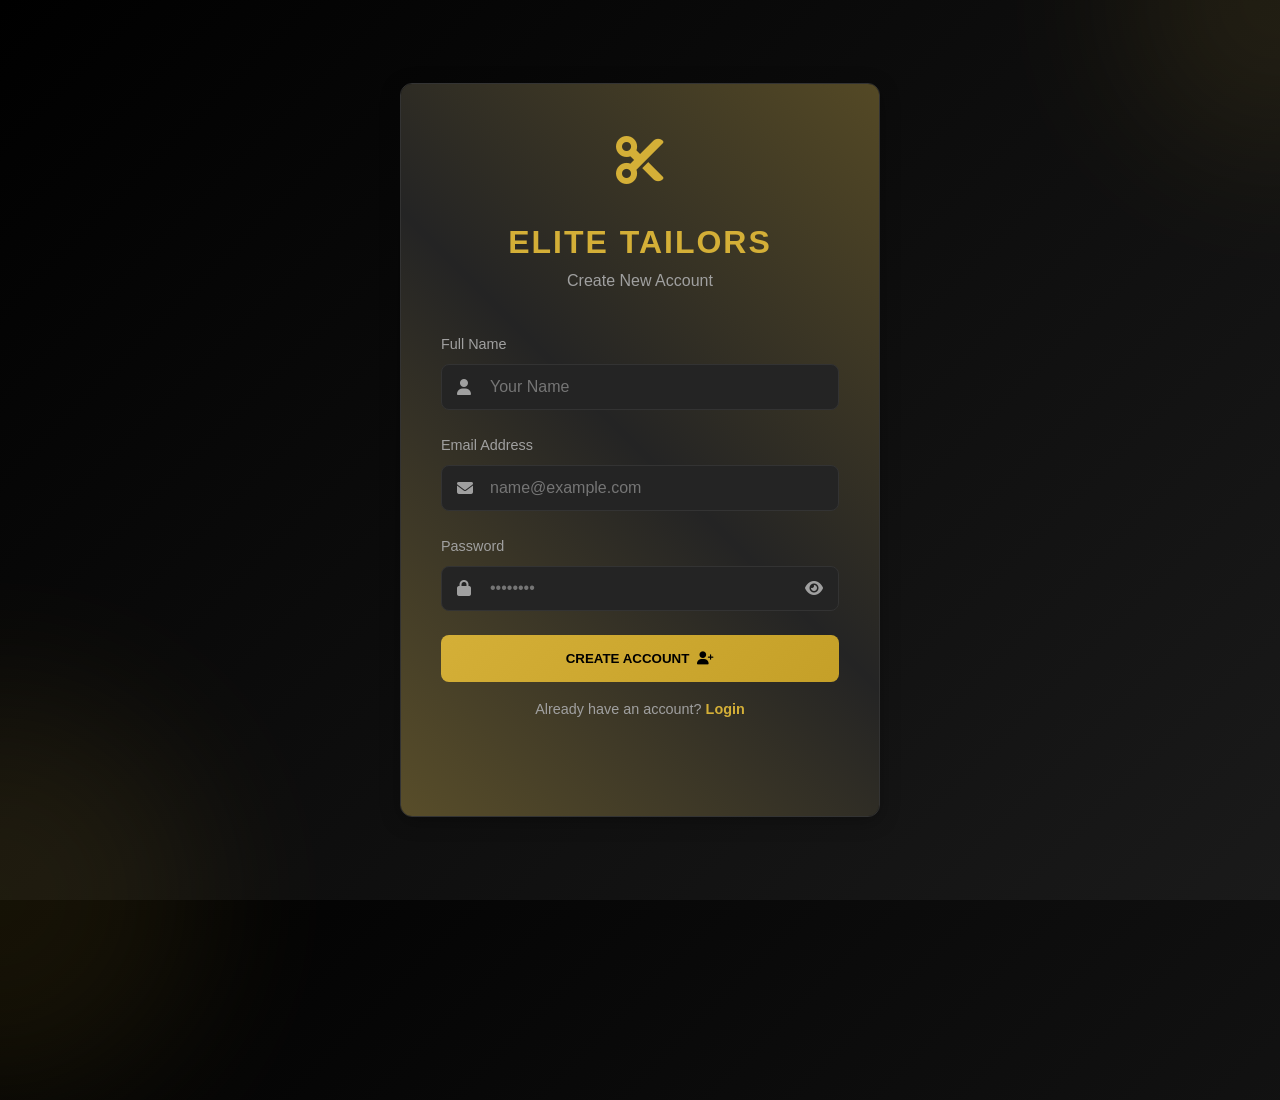
<file: index.html>
<!DOCTYPE html>
<html lang="en">
<head>
    <meta charset="UTF-8">
    <meta name="viewport" content="width=device-width, initial-scale=1.0">
    <title>Login | Tailor Management System</title>
    <link rel="stylesheet" href="https://cdnjs.cloudflare.com/ajax/libs/font-awesome/6.4.0/css/all.min.css">
    <link rel="stylesheet" href="css/style.css">
    <style>
        body {
            display: flex;
            align-items: center;
            justify-content: center;
            min-height: 100vh;
            background: linear-gradient(135deg, #000 0%, #1a1a1a 100%);
            overflow: hidden;
        }

        .login-card {
            width: 95%;
            max-width: 480px;
            padding: 2.5rem;
            position: relative;
            z-index: 10;
            max-height: 90vh;
            overflow-y: auto;
            scrollbar-width: thin;
            scrollbar-color: var(--primary-gold) transparent;
        }

        .login-card::-webkit-scrollbar {
            width: 6px;
        }

        .login-card::-webkit-scrollbar-thumb {
            background: var(--primary-gold);
            border-radius: 10px;
        }

        @media (max-width: 480px) {
            .login-card {
                padding: 1.5rem;
                width: 95%;
                margin: 20px auto;
                border-radius: var(--border-radius);
                max-height: none;
            }
            body {
                align-items: center;
                overflow-y: auto;
                padding: 20px 0;
            }
        }

        .login-card::before {
            content: '';
            position: absolute;
            top: -2px;
            left: -2px;
            right: -2px;
            bottom: -2px;
            background: linear-gradient(45deg, var(--primary-gold), transparent, var(--secondary-gold));
            z-index: -1;
            border-radius: var(--border-radius);
            opacity: 0.3;
        }

        .login-header {
            text-align: center;
            margin-bottom: 2.5rem;
        }

        .login-header h1 {
            color: var(--primary-gold);
            font-size: 2rem;
            margin-top: 1rem;
            letter-spacing: 2px;
        }

        .login-logo {
            font-size: 3rem;
            color: var(--primary-gold);
        }

        .login-footer {
            margin-top: 2rem;
            text-align: center;
            color: var(--text-muted);
            font-size: 0.9rem;
        }

        .bg-decor {
            position: absolute;
            width: 100%;
            height: 100%;
            top: 0;
            left: 0;
            z-index: 1;
            pointer-events: none;
        }

        .circle {
            position: absolute;
            border-radius: 50%;
            background: var(--primary-gold);
            filter: blur(80px);
            opacity: 0.1;
        }

        .c1 { width: 300px; height: 300px; top: -150px; right: -150px; }
        .c2 { width: 400px; height: 400px; bottom: -200px; left: -200px; }
    </style>
</head>
<body>
    <div class="bg-decor">
        <div class="circle c1"></div>
        <div class="circle c2"></div>
    </div>

    <div class="card login-card slide-in">
        <div class="login-header">
            <div class="login-logo">
                <i class="fas fa-scissors"></i>
            </div>
            <h1>ELITE TAILORS</h1>
            <p style="color: var(--text-muted)" id="pageSubtitle">Create New Account</p>
        </div>

        <!-- Login Form (Hidden by default) -->
        <form id="loginForm" style="display: none;">
            <div class="form-group">
                <label>Email Address</label>
                <div style="position: relative;">
                    <i class="fas fa-envelope" style="position: absolute; left: 1rem; top: 50%; transform: translateY(-50%); color: var(--text-muted)"></i>
                    <input type="email" id="email" class="form-control" placeholder="admin@tailor.com" required style="padding-left: 3rem;">
                </div>
            </div>
            <div class="form-group">
                <label>Password</label>
                <div style="position: relative;">
                    <i class="fas fa-lock" style="position: absolute; left: 1rem; top: 50%; transform: translateY(-50%); color: var(--text-muted)"></i>
                    <input type="password" id="password" class="form-control" placeholder="••••••••" required style="padding-left: 3rem; padding-right: 3rem;">
                    <i class="fas fa-eye toggle-password" style="position: absolute; right: 1rem; top: 50%; transform: translateY(-50%); cursor: pointer; color: var(--text-muted)"></i>
                </div>
            </div>
            <div class="form-group" style="display: flex; align-items: center; justify-content: space-between;">
                <label style="display: flex; align-items: center; cursor: pointer; margin-bottom: 0;">
                    <input type="checkbox" style="margin-right: 0.5rem; accent-color: var(--primary-gold);"> Remember Me
                </label>
            </div>
            <button type="submit" class="btn btn-primary" style="width: 100%; justify-content: center; padding: 1rem; margin-bottom: 1rem;">
                LOGIN TO DASHBOARD <i class="fas fa-arrow-right"></i>
            </button>
            <p style="text-align: center; font-size: 0.9rem; color: var(--text-muted);">
                Don't have an account? <a href="#" id="showSignup" style="color: var(--primary-gold); text-decoration: none; font-weight: bold;">Sign Up</a>
            </p>
        </form>

        <!-- Signup Form -->
        <form id="signupForm">
            <div class="form-group">
                <label>Full Name</label>
                <div style="position: relative;">
                    <i class="fas fa-user" style="position: absolute; left: 1rem; top: 50%; transform: translateY(-50%); color: var(--text-muted)"></i>
                    <input type="text" id="signupName" class="form-control" placeholder="Your Name" required style="padding-left: 3rem;">
                </div>
            </div>
            <div class="form-group">
                <label>Email Address</label>
                <div style="position: relative;">
                    <i class="fas fa-envelope" style="position: absolute; left: 1rem; top: 50%; transform: translateY(-50%); color: var(--text-muted)"></i>
                    <input type="email" id="signupEmail" class="form-control" placeholder="name@example.com" required style="padding-left: 3rem;">
                </div>
            </div>
            <div class="form-group">
                <label>Password</label>
                <div style="position: relative;">
                    <i class="fas fa-lock" style="position: absolute; left: 1rem; top: 50%; transform: translateY(-50%); color: var(--text-muted)"></i>
                    <input type="password" id="signupPassword" class="form-control" placeholder="••••••••" required style="padding-left: 3rem; padding-right: 3rem;">
                    <i class="fas fa-eye toggle-password" style="position: absolute; right: 1rem; top: 50%; transform: translateY(-50%); cursor: pointer; color: var(--text-muted)"></i>
                </div>
            </div>
            <button type="submit" class="btn btn-primary" style="width: 100%; justify-content: center; padding: 1rem; margin-bottom: 1rem;">
                CREATE ACCOUNT <i class="fas fa-user-plus"></i>
            </button>
            <p style="text-align: center; font-size: 0.9rem; color: var(--text-muted);">
                Already have an account? <a href="#" id="showLogin" style="color: var(--primary-gold); text-decoration: none; font-weight: bold;">Login</a>
            </p>
        </form>

        <div class="login-footer" id="demoNote" style="opacity: 0;">
            <p>Demo Login: <strong>admin@tailor.com</strong> / <strong>admin123</strong></p>
        </div>
    </div>

    <script src="js/storage.js"></script>
    <script src="js/utils.js"></script>
    <script>
        const loginForm = document.getElementById('loginForm');
        const signupForm = document.getElementById('signupForm');
        const showSignup = document.getElementById('showSignup');
        const showLogin = document.getElementById('showLogin');
        const pageSubtitle = document.getElementById('pageSubtitle');
        const demoNote = document.getElementById('demoNote');

        // Toggle Password Visibility
        document.querySelectorAll('.toggle-password').forEach(btn => {
            btn.addEventListener('click', function() {
                const input = this.previousElementSibling;
                const type = input.getAttribute('type') === 'password' ? 'text' : 'password';
                input.setAttribute('type', type);
                this.classList.toggle('fa-eye-slash');
            });
        });

        // Toggle Forms
        showSignup.onclick = (e) => {
            e.preventDefault();
            loginForm.style.display = 'none';
            signupForm.style.display = 'block';
            pageSubtitle.textContent = 'Create New Account';
            demoNote.style.opacity = '0';
        };

        showLogin.onclick = (e) => {
            e.preventDefault();
            signupForm.style.display = 'none';
            loginForm.style.display = 'block';
            pageSubtitle.textContent = 'Management System';
            demoNote.style.opacity = '1';
        };

        // Login Logic
        loginForm.addEventListener('submit', function(e) {
            e.preventDefault();
            const email = document.getElementById('email').value;
            const password = document.getElementById('password').value;

            if (Storage.login(email, password)) {
                UI.showNotification('Login successful! Redirecting...', 'success');
                setTimeout(() => {
                    window.location.href = 'dashboard.html';
                }, 1000);
            } else {
                UI.showNotification('Invalid credentials. Please try again.', 'error');
            }
        });

        // Signup Logic
        signupForm.addEventListener('submit', function(e) {
            e.preventDefault();
            const name = document.getElementById('signupName').value;
            const email = document.getElementById('signupEmail').value;
            const password = document.getElementById('signupPassword').value;

            const result = Storage.signup({ name, email, password });
            if (result.success) {
                UI.showNotification('Account created! You can now login.', 'success');
                setTimeout(() => {
                    showLogin.click();
                }, 1500);
            } else {
                UI.showNotification(result.message, 'error');
            }
        });
    </script>
</body>
</html>
</file>
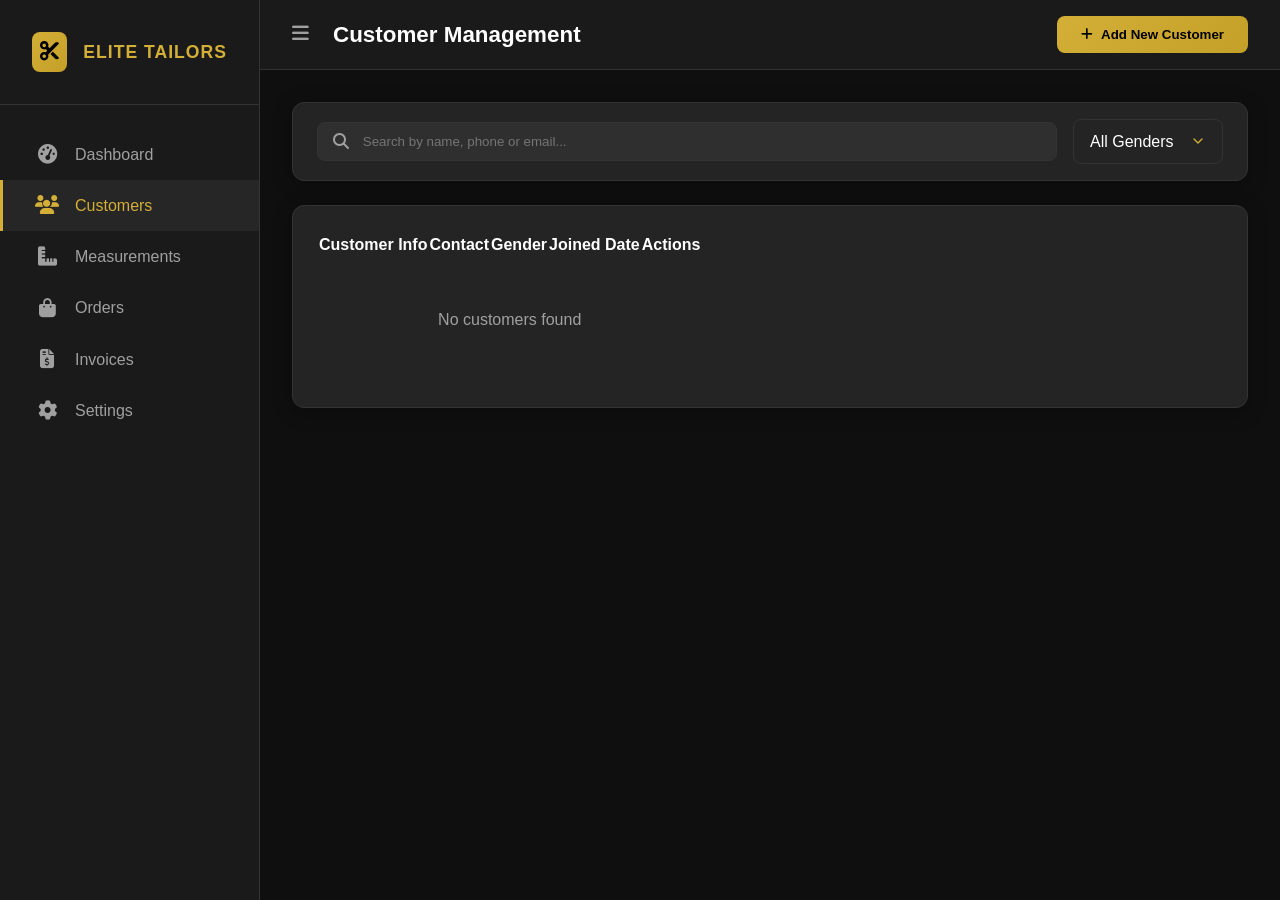
<file: customers.html>
<!DOCTYPE html>
<html lang="en">
<head>
    <meta charset="UTF-8">
    <meta name="viewport" content="width=device-width, initial-scale=1.0">
    <title>Customers | Tailor Management System</title>
    <link rel="stylesheet" href="https://cdnjs.cloudflare.com/ajax/libs/font-awesome/6.4.0/css/all.min.css">
    <link rel="stylesheet" href="css/style.css">
    <link rel="stylesheet" href="css/customers.css">
</head>
<body>
    <div class="app-container">
        <!-- Sidebar -->
        <aside class="sidebar" id="sidebar">
            <div class="logo-container">
                <div class="logo-icon"><i class="fas fa-scissors"></i></div>
                <span class="logo-text">ELITE TAILORS</span>
            </div>
            <nav class="nav-menu">
                <a href="dashboard.html" class="nav-item">
                    <i class="fas fa-tachometer-alt"></i>
                    <span>Dashboard</span>
                </a>
                <a href="customers.html" class="nav-item active">
                    <i class="fas fa-users"></i>
                    <span>Customers</span>
                </a>
                <a href="measurements.html" class="nav-item">
                    <i class="fas fa-ruler-combined"></i>
                    <span>Measurements</span>
                </a>
                <a href="orders.html" class="nav-item">
                    <i class="fas fa-shopping-bag"></i>
                    <span>Orders</span>
                </a>
                <a href="invoices.html" class="nav-item">
                    <i class="fas fa-file-invoice-dollar"></i>
                    <span>Invoices</span>
                </a>
                <a href="settings.html" class="nav-item">
                    <i class="fas fa-cog"></i>
                    <span>Settings</span>
                </a>
            </nav>
        </aside>

        <!-- Main Content -->
        <main class="main-content">
            <header>
                <div class="header-left">
                    <div class="sidebar-toggle" id="sidebarToggle">
                        <i class="fas fa-bars"></i>
                    </div>
                    <h2 class="page-title">Customer Management</h2>
                </div>
                <div class="header-right">
                    <button class="btn btn-primary" id="addCustomerBtn">
                        <i class="fas fa-plus"></i> Add New Customer
                    </button>
                </div>
            </header>

            <div class="content-wrapper">
                <div class="card search-filter-card">
                    <div class="search-box">
                        <i class="fas fa-search"></i>
                        <input type="text" id="customerSearch" placeholder="Search by name, phone or email...">
                    </div>
                    <div class="filter-box">
                        <select id="genderFilter" class="form-control" style="width: 150px;">
                            <option value="">All Genders</option>
                            <option value="Male">Male</option>
                            <option value="Female">Female</option>
                            <option value="Other">Other</option>
                        </select>
                    </div>
                </div>

                <div class="card table-card">
                    <div class="table-responsive">
                        <table class="data-table" id="customersTable">
                            <thead>
                                <tr>
                                    <th>Customer Info</th>
                                    <th>Contact</th>
                                    <th>Gender</th>
                                    <th>Joined Date</th>
                                    <th>Actions</th>
                                </tr>
                            </thead>
                            <tbody id="customersTableBody">
                                <!-- Filled by JS -->
                            </tbody>
                        </table>
                    </div>
                    <div class="pagination" id="pagination">
                        <!-- Pagination buttons -->
                    </div>
                </div>
            </div>
        </main>
    </div>

    <!-- Add/Edit Customer Modal -->
    <div class="modal" id="customerModal">
        <div class="modal-content card slide-in">
            <div class="modal-header">
                <h3 id="modalTitle">Add New Customer</h3>
                <button class="close-modal" id="closeModal">&times;</button>
            </div>
            <form id="customerForm">
                <input type="hidden" id="customerId">
                <div class="form-row">
                    <div class="form-group">
                        <label>Full Name *</label>
                        <input type="text" id="fullName" class="form-control" required>
                    </div>
                    <div class="form-group">
                        <label>Gender</label>
                        <select id="gender" class="form-control">
                            <option value="Male">Male</option>
                            <option value="Female">Female</option>
                            <option value="Other">Other</option>
                        </select>
                    </div>
                </div>
                <div class="form-row">
                    <div class="form-group">
                        <label>Phone Number *</label>
                        <input type="tel" id="phone" class="form-control" required>
                    </div>
                    <div class="form-group">
                        <label>WhatsApp Number</label>
                        <input type="tel" id="whatsapp" class="form-control">
                    </div>
                </div>
                <div class="form-group">
                    <label>Address</label>
                    <textarea id="address" class="form-control" rows="2"></textarea>
                </div>
                <div class="form-group">
                    <label>Internal Notes</label>
                    <textarea id="notes" class="form-control" rows="2" placeholder="Any special preferences..."></textarea>
                </div>
                <div class="modal-footer">
                    <button type="button" class="btn btn-outline" id="cancelBtn">Cancel</button>
                    <button type="submit" class="btn btn-primary">Save Customer</button>
                </div>
            </form>
        </div>
    </div>

    <script src="js/storage.js"></script>
    <script src="js/utils.js"></script>
    <script src="js/app.js"></script>
    <script src="js/customers.js"></script>
</body>
</html>
</file>
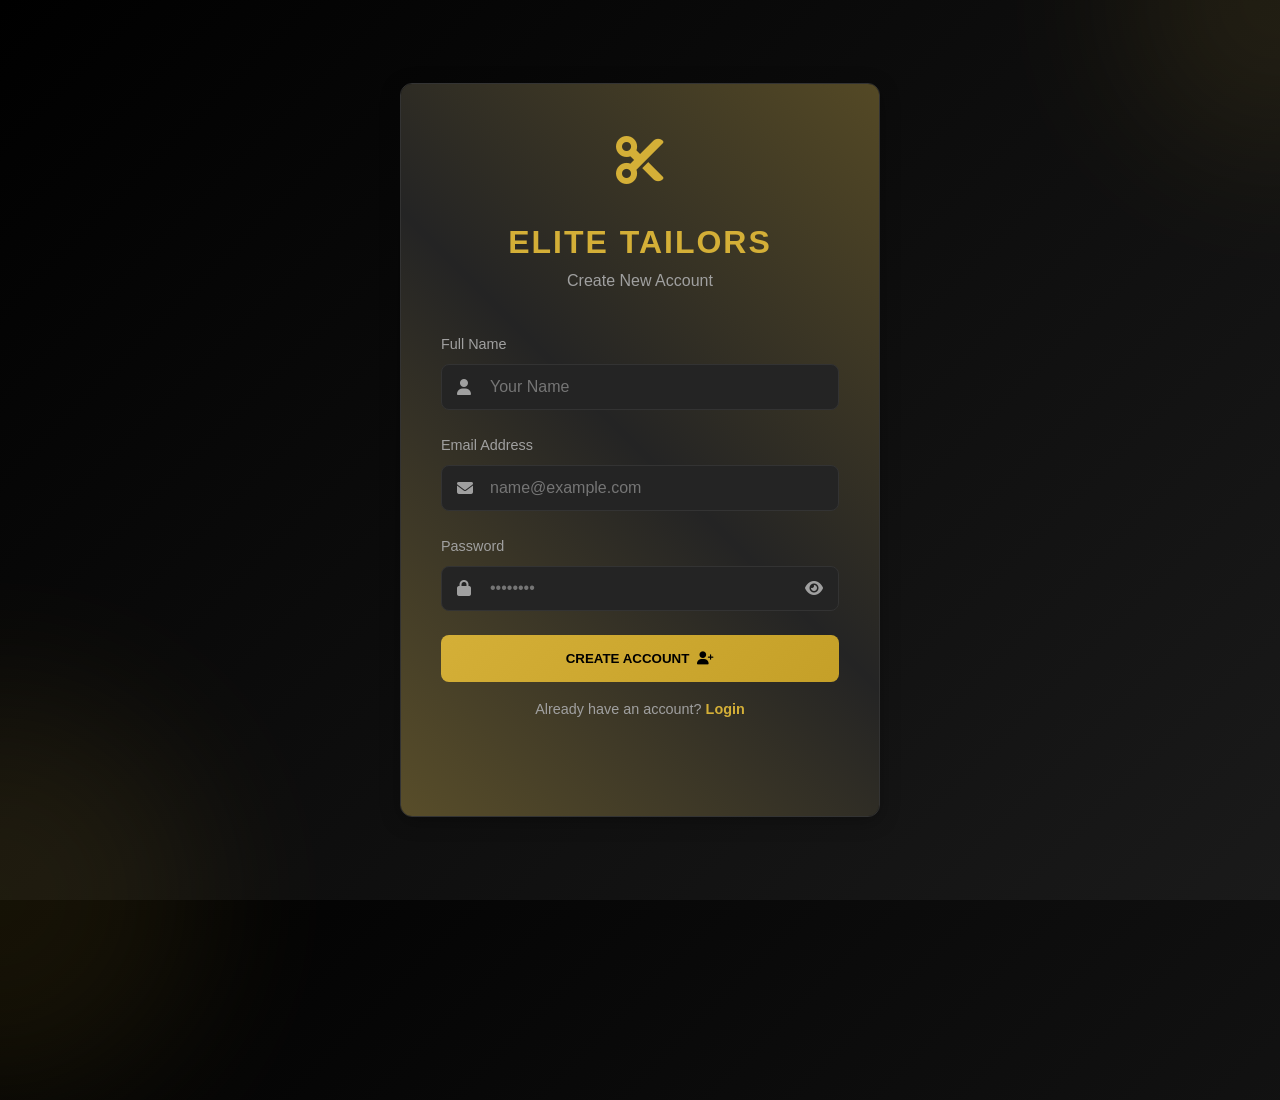
<file: dashboard.html>
<!DOCTYPE html>
<html lang="en">
<head>
    <meta charset="UTF-8">
    <meta name="viewport" content="width=device-width, initial-scale=1.0">
    <title>Dashboard | Tailor Management System</title>
    <link rel="stylesheet" href="https://cdnjs.cloudflare.com/ajax/libs/font-awesome/6.4.0/css/all.min.css">
    <link rel="stylesheet" href="css/style.css">
    <link rel="stylesheet" href="css/dashboard.css">
</head>
<body>
    <div class="app-container">
        <!-- Sidebar -->
        <aside class="sidebar" id="sidebar">
            <div class="logo-container">
                <div class="logo-icon"><i class="fas fa-scissors"></i></div>
                <span class="logo-text">ELITE TAILORS</span>
            </div>
            <nav class="nav-menu">
                <a href="dashboard.html" class="nav-item active">
                    <i class="fas fa-tachometer-alt"></i>
                    <span>Dashboard</span>
                </a>
                <a href="customers.html" class="nav-item">
                    <i class="fas fa-users"></i>
                    <span>Customers</span>
                </a>
                <a href="measurements.html" class="nav-item">
                    <i class="fas fa-ruler-combined"></i>
                    <span>Measurements</span>
                </a>
                <a href="orders.html" class="nav-item">
                    <i class="fas fa-shopping-bag"></i>
                    <span>Orders</span>
                </a>
                <a href="invoices.html" class="nav-item">
                    <i class="fas fa-file-invoice-dollar"></i>
                    <span>Invoices</span>
                </a>
                <a href="settings.html" class="nav-item">
                    <i class="fas fa-cog"></i>
                    <span>Settings</span>
                </a>
            </nav>
            <div class="sidebar-footer">
                <a href="#" id="logoutBtn" class="nav-item">
                    <i class="fas fa-sign-out-alt"></i>
                    <span>Logout</span>
                </a>
            </div>
        </aside>

        <!-- Main Content -->
        <main class="main-content">
            <header>
                <div class="header-left">
                    <div class="sidebar-toggle" id="sidebarToggle">
                        <i class="fas fa-bars"></i>
                    </div>
                    <h2 class="page-title">Dashboard Overview</h2>
                </div>
                <div class="header-right">
                    <div class="search-bar">
                        <i class="fas fa-search"></i>
                        <input type="text" placeholder="Search orders...">
                    </div>
                    <div class="user-profile">
                        <img src="https://ui-avatars.com/api/?name=Admin&background=D4AF37&color=000" alt="Admin">
                        <span>Admin</span>
                    </div>
                </div>
            </header>

            <div class="content-wrapper">
                <!-- Stats Cards -->
                <div class="stats-grid">
                    <div class="card stat-card">
                        <div class="stat-icon" style="background: rgba(212, 175, 55, 0.1); color: var(--primary-gold);">
                            <i class="fas fa-users"></i>
                        </div>
                        <div class="stat-info">
                            <h3>Total Customers</h3>
                            <p id="totalCustomers">0</p>
                        </div>
                    </div>
                    <div class="card stat-card">
                        <div class="stat-icon" style="background: rgba(33, 150, 243, 0.1); color: #2196F3;">
                            <i class="fas fa-shopping-bag"></i>
                        </div>
                        <div class="stat-info">
                            <h3>Total Orders</h3>
                            <p id="totalOrders">0</p>
                        </div>
                    </div>
                    <div class="card stat-card">
                        <div class="stat-icon" style="background: rgba(255, 152, 0, 0.1); color: #FF9800;">
                            <i class="fas fa-clock"></i>
                        </div>
                        <div class="stat-info">
                            <h3>Pending Orders</h3>
                            <p id="pendingOrders">0</p>
                        </div>
                    </div>
                    <div class="card stat-card">
                        <div class="stat-icon" style="background: rgba(76, 175, 80, 0.1); color: #4CAF50;">
                            <i class="fas fa-dollar-sign"></i>
                        </div>
                        <div class="stat-info">
                            <h3>Total Revenue</h3>
                            <p id="totalRevenue">$0.00</p>
                        </div>
                    </div>
                </div>

                <div class="dashboard-grid">
                    <!-- Recent Orders -->
                    <div class="card grid-item">
                        <div class="card-header">
                            <h3>Recent Orders</h3>
                            <a href="orders.html" class="btn-text">View All</a>
                        </div>
                        <div class="table-responsive">
                            <table class="data-table">
                               <thead>
                                   <tr>
                                       <th>ID</th>
                                       <th>Customer</th>
                                       <th>Status</th>
                                       <th>Amount</th>
                                   </tr>
                               </thead>
                               <tbody id="recentOrdersTable">
                                   <!-- Filled by JS -->
                               </tbody>
                            </table>
                        </div>
                    </div>

                    <!-- Order Analytics (Canvas) -->
                    <div class="card grid-item">
                        <div class="card-header">
                            <h3>Order Status Overview</h3>
                        </div>
                        <div class="chart-container">
                            <canvas id="statusChart"></canvas>
                        </div>
                    </div>
                </div>

                <div class="dashboard-grid second-row">
                    <!-- Recent Customers -->
                    <div class="card grid-item">
                        <div class="card-header">
                            <h3>New Customers</h3>
                            <a href="customers.html" class="btn-text">View All</a>
                        </div>
                        <div class="customer-list" id="recentCustomersList">
                            <!-- Filled by JS -->
                        </div>
                    </div>
                </div>
            </div>
        </main>
    </div>

    <script src="js/storage.js"></script>
    <script src="js/utils.js"></script>
    <script src="js/app.js"></script>
    <script src="js/dashboard.js"></script>
    <script>
        // Basic Check for Auth
        if (!Storage.getCurrentUser()) {
            window.location.href = 'index.html';
        }
    </script>
</body>
</html>
</file>
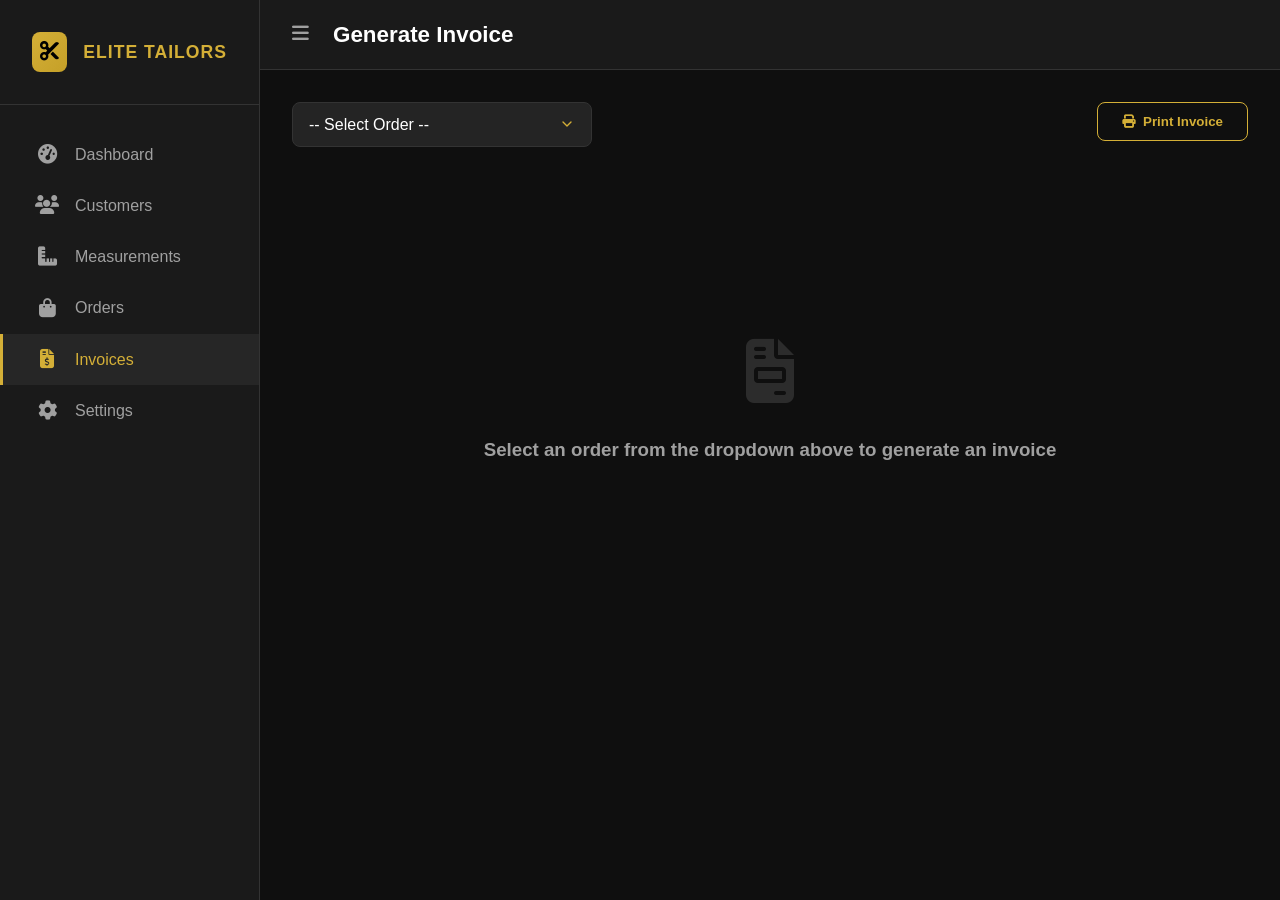
<file: invoices.html>
<!DOCTYPE html>
<html lang="en">
<head>
    <meta charset="UTF-8">
    <meta name="viewport" content="width=device-width, initial-scale=1.0">
    <title>Invoice | Tailor Management System</title>
    <link rel="stylesheet" href="https://cdnjs.cloudflare.com/ajax/libs/font-awesome/6.4.0/css/all.min.css">
    <link rel="stylesheet" href="css/style.css">
    <style>
        .invoice-actions {
            margin-bottom: 2rem;
            display: flex;
            justify-content: space-between;
        }
        .invoice-paper {
            background: #fff;
            color: #000;
            padding: 3rem;
            width: 100%;
            max-width: 800px;
            margin: 0 auto;
            border-radius: 0;
            box-shadow: 0 0 20px rgba(0,0,0,0.5);
            min-height: 1000px;
            position: relative;
            overflow-x: hidden;
        }

        @media (max-width: 600px) {
            .invoice-paper {
                padding: 1.5rem;
            }
            .info-grid {
                grid-template-columns: 1fr;
                gap: 1.5rem;
            }
            .invoice-title {
                text-align: left;
                margin-top: 1rem;
            }
            .invoice-header {
                flex-direction: column;
            }
            .measurements-list {
                grid-template-columns: 1fr 1fr;
            }
            .invoice-actions {
                flex-direction: column;
                gap: 1rem;
            }
            .invoice-actions div, .invoice-actions select {
                width: 100% !important;
                max-width: none !important;
            }
            .invoice-summary {
                width: 100%;
            }
        }
        .invoice-header {
            display: flex;
            justify-content: space-between;
            border-bottom: 2px solid #D4AF37;
            padding-bottom: 2rem;
            margin-bottom: 2rem;
        }
        .invoice-logo {
            color: #000;
            font-size: 1.5rem;
            font-weight: 800;
        }
        .invoice-logo span {
            color: #D4AF37;
        }
        .invoice-title {
            text-align: right;
        }
        .invoice-title h1 {
            font-size: 2.5rem;
            margin: 0;
            color: #D4AF37;
        }
        .info-grid {
            display: grid;
            grid-template-columns: 1fr 1fr;
            gap: 4rem;
            margin-bottom: 3rem;
        }
        .info-section h4 {
            text-transform: uppercase;
            color: #666;
            font-size: 0.8rem;
            margin-bottom: 0.5rem;
            border-bottom: 1px solid #eee;
        }
        .invoice-table {
            width: 100%;
            border-collapse: collapse;
            margin-bottom: 3rem;
        }
        .invoice-table th {
            background: #f8f8f8;
            padding: 1rem;
            text-align: left;
            border-bottom: 2px solid #eee;
        }
        .invoice-table td {
            padding: 1.2rem 1rem;
            border-bottom: 1px solid #eee;
        }
        .invoice-summary {
            margin-left: auto;
            width: 300px;
        }
        .summary-row {
            display: flex;
            justify-content: space-between;
            padding: 0.5rem 0;
        }
        .summary-row.total {
            border-top: 2px solid #D4AF37;
            margin-top: 1rem;
            padding-top: 1rem;
            font-weight: 800;
            font-size: 1.2rem;
        }
        .measurements-summary {
            margin-top: 2rem;
            padding: 1rem;
            background: #fdfdfd;
            border: 1px dashed #D4AF37;
            font-size: 0.85rem;
        }
        .measurements-list {
            display: grid;
            grid-template-columns: repeat(4, 1fr);
            gap: 1rem;
        }
        .footer-note {
            position: absolute;
            bottom: 3rem;
            left: 3rem;
            right: 3rem;
            text-align: center;
            border-top: 1px solid #eee;
            padding-top: 2rem;
            color: #888;
            font-size: 0.8rem;
        }

        @media print {
            body { background: #fff; }
            .sidebar, .invoice-actions, header { display: none !important; }
            .main-content { margin: 0; padding: 0; }
            .invoice-paper { box-shadow: none; margin: 0; width: 100%; max-width: none; }
            .content-wrapper { padding: 0; }
        }
    </style>
</head>
<body>
    <div class="app-container">
        <!-- Sidebar -->
        <aside class="sidebar" id="sidebar">
            <div class="logo-container">
                <div class="logo-icon"><i class="fas fa-scissors"></i></div>
                <span class="logo-text">ELITE TAILORS</span>
            </div>
            <nav class="nav-menu">
                <a href="dashboard.html" class="nav-item"><i class="fas fa-tachometer-alt"></i><span>Dashboard</span></a>
                <a href="customers.html" class="nav-item"><i class="fas fa-users"></i><span>Customers</span></a>
                <a href="measurements.html" class="nav-item"><i class="fas fa-ruler-combined"></i><span>Measurements</span></a>
                <a href="orders.html" class="nav-item"><i class="fas fa-shopping-bag"></i><span>Orders</span></a>
                <a href="invoices.html" class="nav-item active"><i class="fas fa-file-invoice-dollar"></i><span>Invoices</span></a>
                <a href="settings.html" class="nav-item"><i class="fas fa-cog"></i><span>Settings</span></a>
            </nav>
        </aside>

        <main class="main-content">
            <header>
                <div class="header-left">
                    <div class="sidebar-toggle" id="sidebarToggle"><i class="fas fa-bars"></i></div>
                    <h2 class="page-title">Generate Invoice</h2>
                </div>
            </header>

            <div class="content-wrapper">
                <div class="invoice-actions">
                    <div style="flex: 1; max-width: 300px;">
                        <select id="invoiceOrderSelect" class="form-control">
                            <option value="">-- Select Order --</option>
                        </select>
                    </div>
                    <div>
                        <button class="btn btn-outline" onclick="window.print()">
                            <i class="fas fa-print"></i> Print Invoice
                        </button>
                    </div>
                </div>

                <div id="invoiceContainer" style="display: none;">
                    <div class="invoice-paper" id="invoicePaper">
                        <div class="invoice-header">
                            <div class="invoice-logo">
                                ELITE <span>TAILORS</span>
                                <p style="font-size: 0.8rem; font-weight: normal; color: #666; margin-top: 5px;">Luxury Bespoke Tailoring</p>
                            </div>
                            <div class="invoice-title">
                                <h1>INVOICE</h1>
                                <p>No: <span id="invNo">INV-000</span></p>
                                <p>Date: <span id="invDate">May 2, 2024</span></p>
                            </div>
                        </div>

                        <div class="info-grid">
                            <div class="info-section">
                                <h4>BILL TO</h4>
                                <p><strong id="invCustName">John Doe</strong></p>
                                <p id="invCustPhone">+1 234 567 890</p>
                                <p id="invCustAddress">123 Street, City</p>
                            </div>
                            <div class="info-section" style="text-align: right;">
                                <h4>DUE DATE</h4>
                                <p><strong id="invDueDate">May 15, 2024</strong></p>
                                <p>Status: <span id="invStatus" style="color: #D4AF37; font-weight: bold;">PENDING</span></p>
                            </div>
                        </div>

                        <table class="invoice-table">
                            <thead>
                                <tr>
                                    <th>Description</th>
                                    <th style="text-align: center;">Qty</th>
                                    <th style="text-align: right;">Price</th>
                                    <th style="text-align: right;">Total</th>
                                </tr>
                            </thead>
                            <tbody id="invItems">
                                <!-- Filled by JS -->
                            </tbody>
                        </table>

                        <div class="invoice-summary">
                            <div class="summary-row">
                                <span>Subtotal</span>
                                <span id="invSubtotal">$0.00</span>
                            </div>
                            <div class="summary-row">
                                <span>Advance Paid</span>
                                <span id="invAdvance" style="color: green;">-$0.00</span>
                            </div>
                            <div class="summary-row total">
                                <span>Balance Due</span>
                                <span id="invTotal">$0.00</span>
                            </div>
                        </div>

                        <div class="measurements-summary" id="invMeasurementsSection">
                            <h4 style="margin-bottom: 1rem; font-size: 0.8rem; color: #D4AF37;">ATTACHED MEASUREMENTS</h4>
                            <div class="measurements-list" id="invMeasurementsList">
                                <!-- Filled by JS -->
                            </div>
                        </div>

                        <div class="footer-note">
                            <p>Thank you for choosing Elite Tailors. Please bring this invoice for trial and delivery.</p>
                            <p style="margin-top: 5px;">This is a computer-generated invoice.</p>
                        </div>
                    </div>
                </div>

                <div id="noInvoiceSelected" style="text-align: center; padding: 10rem; color: var(--text-muted);">
                    <i class="fas fa-file-invoice" style="font-size: 4rem; margin-bottom: 2rem; opacity: 0.2;"></i>
                    <h3>Select an order from the dropdown above to generate an invoice</h3>
                </div>
            </div>
        </main>
    </div>

    <script src="js/storage.js"></script>
    <script src="js/utils.js"></script>
    <script src="js/app.js"></script>
    <script src="js/invoices.js"></script>
</body>
</html>
</file>
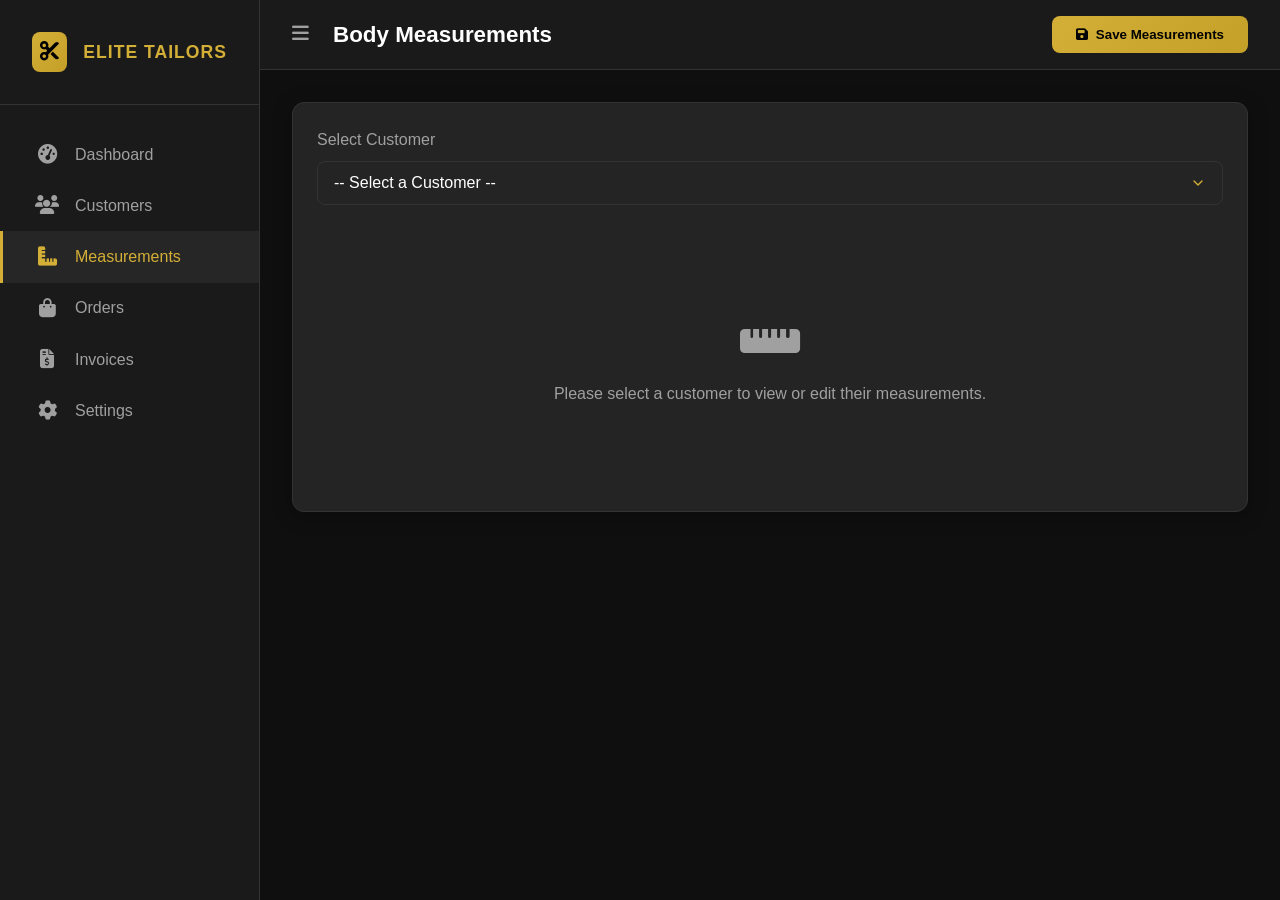
<file: measurements.html>
<!DOCTYPE html>
<html lang="en">
<head>
    <meta charset="UTF-8">
    <meta name="viewport" content="width=device-width, initial-scale=1.0">
    <title>Measurements | Tailor Management System</title>
    <link rel="stylesheet" href="https://cdnjs.cloudflare.com/ajax/libs/font-awesome/6.4.0/css/all.min.css">
    <link rel="stylesheet" href="css/style.css">
    <style>
        .measurement-grid {
            display: grid;
            grid-template-columns: repeat(auto-fill, minmax(200px, 1fr));
            gap: 1.5rem;
            margin-top: 1.5rem;
        }
        .customer-selector {
            display: flex;
            align-items: center;
            gap: 1rem;
            margin-bottom: 2rem;
        }
        .body-visual {
            width: 100%;
            max-width: 300px;
            margin: 0 auto;
            opacity: 0.5;
        }
        .measurement-card {
            position: relative;
        }
        .measurement-card label {
            font-size: 0.8rem;
            text-transform: uppercase;
            letter-spacing: 1px;
            color: var(--primary-gold);
        }
        .measurement-card input {
            font-size: 1.2rem;
            font-weight: 700;
            text-align: center;
            padding: 1rem;
        }
        .unit {
            position: absolute;
            right: 1rem;
            bottom: 1rem;
            color: var(--text-muted);
            font-size: 0.8rem;
        }
        .measurements-layout {
            display: grid;
            grid-template-columns: 1fr 2fr;
            gap: 2rem;
        }
        @media (max-width: 992px) {
            .measurements-layout {
                grid-template-columns: 1fr;
            }
            .visual-section {
                display: none;
            }
        }
    </style>
</head>
<body>
    <div class="app-container">
        <!-- Sidebar -->
        <aside class="sidebar" id="sidebar">
            <div class="logo-container">
                <div class="logo-icon"><i class="fas fa-scissors"></i></div>
                <span class="logo-text">ELITE TAILORS</span>
            </div>
            <nav class="nav-menu">
                <a href="dashboard.html" class="nav-item">
                    <i class="fas fa-tachometer-alt"></i>
                    <span>Dashboard</span>
                </a>
                <a href="customers.html" class="nav-item">
                    <i class="fas fa-users"></i>
                    <span>Customers</span>
                </a>
                <a href="measurements.html" class="nav-item active">
                    <i class="fas fa-ruler-combined"></i>
                    <span>Measurements</span>
                </a>
                <a href="orders.html" class="nav-item">
                    <i class="fas fa-shopping-bag"></i>
                    <span>Orders</span>
                </a>
                <a href="invoices.html" class="nav-item">
                    <i class="fas fa-file-invoice-dollar"></i>
                    <span>Invoices</span>
                </a>
                <a href="settings.html" class="nav-item">
                    <i class="fas fa-cog"></i>
                    <span>Settings</span>
                </a>
            </nav>
        </aside>

        <main class="main-content">
            <header>
                <div class="header-left">
                    <div class="sidebar-toggle" id="sidebarToggle">
                        <i class="fas fa-bars"></i>
                    </div>
                    <h2 class="page-title">Body Measurements</h2>
                </div>
                <div class="header-right">
                    <button class="btn btn-primary" id="saveMeasurementsBtn">
                        <i class="fas fa-save"></i> Save Measurements
                    </button>
                </div>
            </header>

            <div class="content-wrapper">
                <div class="card">
                    <div class="customer-selector">
                        <div style="flex: 1;">
                            <label style="color: var(--text-muted); display: block; margin-bottom: 0.5rem;">Select Customer</label>
                            <select id="customerSelect" class="form-control">
                                <option value="">-- Select a Customer --</option>
                            </select>
                        </div>
                        <div id="customerInfo" style="display: none;">
                            <span id="customerPhone" style="color: var(--text-muted);"></span>
                        </div>
                    </div>

                    <div id="measurementsForm" style="display: none;">
                        <div class="measurements-layout">
                            <div class="visual-section">
                                <div class="card" style="text-align: center; background: rgba(0,0,0,0.2);">
                                    <i class="fas fa-user-tie" style="font-size: 150px; color: var(--primary-gold); margin: 2rem 0; opacity: 0.3;"></i>
                                    <p style="color: var(--text-muted);">Standard Male/Female Templates available</p>
                                </div>
                            </div>
                            
                            <div class="fields-section">
                                <h3 style="margin-bottom: 1rem; color: var(--primary-gold);">Primary Measurements (inches)</h3>
                                <div class="measurement-grid">
                                    <div class="form-group measurement-card">
                                        <label>Neck</label>
                                        <input type="number" step="0.1" class="form-control" name="neck">
                                        <span class="unit">in</span>
                                    </div>
                                    <div class="form-group measurement-card">
                                        <label>Chest</label>
                                        <input type="number" step="0.1" class="form-control" name="chest">
                                        <span class="unit">in</span>
                                    </div>
                                    <div class="form-group measurement-card">
                                        <label>Shoulder</label>
                                        <input type="number" step="0.1" class="form-control" name="shoulder">
                                        <span class="unit">in</span>
                                    </div>
                                    <div class="form-group measurement-card">
                                        <label>Sleeve</label>
                                        <input type="number" step="0.1" class="form-control" name="sleeve">
                                        <span class="unit">in</span>
                                    </div>
                                    <div class="form-group measurement-card">
                                        <label>Waist</label>
                                        <input type="number" step="0.1" class="form-control" name="waist">
                                        <span class="unit">in</span>
                                    </div>
                                    <div class="form-group measurement-card">
                                        <label>Hip</label>
                                        <input type="number" step="0.1" class="form-control" name="hip">
                                        <span class="unit">in</span>
                                    </div>
                                    <div class="form-group measurement-card">
                                        <label>Shirt Length</label>
                                        <input type="number" step="0.1" class="form-control" name="shirtLength">
                                        <span class="unit">in</span>
                                    </div>
                                    <div class="form-group measurement-card">
                                        <label>Trouser Length</label>
                                        <input type="number" step="0.1" class="form-control" name="trouserLength">
                                        <span class="unit">in</span>
                                    </div>
                                    <div class="form-group measurement-card">
                                        <label>Bottom / Mori</label>
                                        <input type="number" step="0.1" class="form-control" name="bottom">
                                        <span class="unit">in</span>
                                    </div>
                                    <div class="form-group measurement-card">
                                        <label>Thigh</label>
                                        <input type="number" step="0.1" class="form-control" name="thigh">
                                        <span class="unit">in</span>
                                    </div>
                                </div>
                            </div>
                        </div>
                    </div>

                    <div id="noCustomerSelected" style="text-align: center; padding: 5rem; color: var(--text-muted);">
                        <i class="fas fa-ruler-horizontal" style="font-size: 3rem; margin-bottom: 1rem;"></i>
                        <p>Please select a customer to view or edit their measurements.</p>
                    </div>
                </div>
            </div>
        </main>
    </div>

    <script src="js/storage.js"></script>
    <script src="js/utils.js"></script>
    <script src="js/app.js"></script>
    <script src="js/measurements.js"></script>
</body>
</html>
</file>
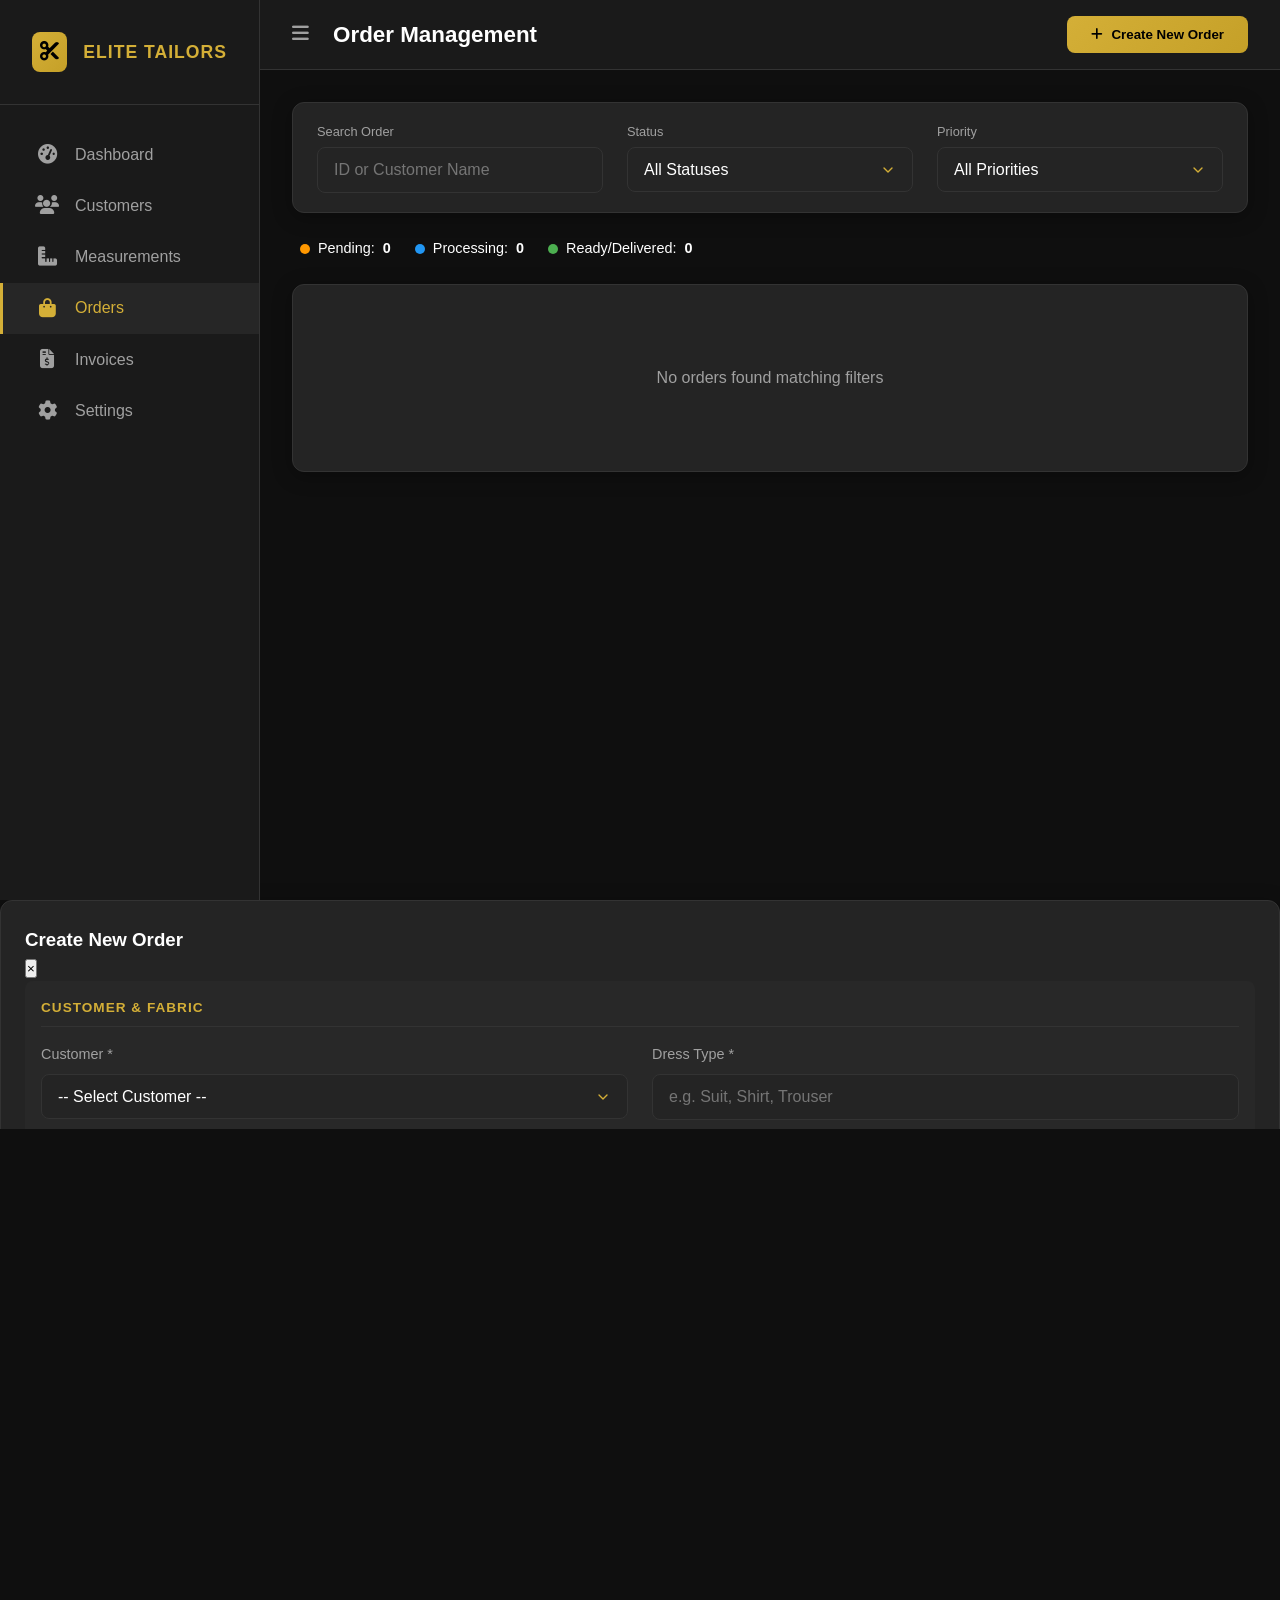
<file: orders.html>
<!DOCTYPE html>
<html lang="en">
<head>
    <meta charset="UTF-8">
    <meta name="viewport" content="width=device-width, initial-scale=1.0">
    <title>Orders | Tailor Management System</title>
    <link rel="stylesheet" href="https://cdnjs.cloudflare.com/ajax/libs/font-awesome/6.4.0/css/all.min.css">
    <link rel="stylesheet" href="css/style.css">
    <link rel="stylesheet" href="css/orders.css">
</head>
<body>
    <div class="app-container">
        <!-- Sidebar -->
        <aside class="sidebar" id="sidebar">
            <div class="logo-container">
                <div class="logo-icon"><i class="fas fa-scissors"></i></div>
                <span class="logo-text">ELITE TAILORS</span>
            </div>
            <nav class="nav-menu">
                <a href="dashboard.html" class="nav-item">
                    <i class="fas fa-tachometer-alt"></i>
                    <span>Dashboard</span>
                </a>
                <a href="customers.html" class="nav-item">
                    <i class="fas fa-users"></i>
                    <span>Customers</span>
                </a>
                <a href="measurements.html" class="nav-item">
                    <i class="fas fa-ruler-combined"></i>
                    <span>Measurements</span>
                </a>
                <a href="orders.html" class="nav-item active">
                    <i class="fas fa-shopping-bag"></i>
                    <span>Orders</span>
                </a>
                <a href="invoices.html" class="nav-item">
                    <i class="fas fa-file-invoice-dollar"></i>
                    <span>Invoices</span>
                </a>
                <a href="settings.html" class="nav-item">
                    <i class="fas fa-cog"></i>
                    <span>Settings</span>
                </a>
            </nav>
        </aside>

        <main class="main-content">
            <header>
                <div class="header-left">
                    <div class="sidebar-toggle" id="sidebarToggle">
                        <i class="fas fa-bars"></i>
                    </div>
                    <h2 class="page-title">Order Management</h2>
                </div>
                <div class="header-right">
                    <button class="btn btn-primary" id="addOrderBtn">
                        <i class="fas fa-plus"></i> Create New Order
                    </button>
                </div>
            </header>

            <div class="content-wrapper">
                <div class="card filter-card">
                    <div class="filter-group">
                        <label>Search Order</label>
                        <input type="text" id="orderSearch" class="form-control" placeholder="ID or Customer Name">
                    </div>
                    <div class="filter-group">
                        <label>Status</label>
                        <select id="statusFilter" class="form-control">
                            <option value="">All Statuses</option>
                            <option value="Pending">Pending</option>
                            <option value="Cutting">Cutting</option>
                            <option value="Stitching">Stitching</option>
                            <option value="Ready">Ready</option>
                            <option value="Delivered">Delivered</option>
                        </select>
                    </div>
                    <div class="filter-group">
                        <label>Priority</label>
                        <select id="priorityFilter" class="form-control">
                            <option value="">All Priorities</option>
                            <option value="Normal">Normal</option>
                            <option value="High">High</option>
                            <option value="Urgent">Urgent</option>
                        </select>
                    </div>
                </div>

                <div class="order-stats">
                    <div class="order-stat-mini">
                        <span class="dot" style="background: #FF9800;"></span> Pending: <strong id="countPending">0</strong>
                    </div>
                    <div class="order-stat-mini">
                        <span class="dot" style="background: #2196F3;"></span> Processing: <strong id="countProcessing">0</strong>
                    </div>
                    <div class="order-stat-mini">
                        <span class="dot" style="background: #4CAF50;"></span> Ready/Delivered: <strong id="countCompleted">0</strong>
                    </div>
                </div>

                <div class="orders-list-container" id="ordersList">
                    <!-- Filled by JS -->
                </div>
            </div>
        </main>
    </div>

    <!-- Add Order Modal -->
    <div class="modal" id="orderModal">
        <div class="modal-content card slide-in">
            <div class="modal-header">
                <h3 id="orderModalTitle">Create New Order</h3>
                <button class="close-modal" id="closeOrderModal">&times;</button>
            </div>
            <form id="orderForm">
                <input type="hidden" id="orderId">
                
                <div class="form-section">
                    <h4>Customer & Fabric</h4>
                    <div class="form-row">
                        <div class="form-group">
                            <label>Customer *</label>
                            <select id="orderCustomer" class="form-control" required>
                                <option value="">-- Select Customer --</option>
                            </select>
                        </div>
                        <div class="form-group">
                            <label>Dress Type *</label>
                            <input type="text" id="dressType" class="form-control" placeholder="e.g. Suit, Shirt, Trouser" required>
                        </div>
                    </div>
                    <div class="form-row">
                        <div class="form-group">
                            <label>Fabric Detail</label>
                            <input type="text" id="fabric" class="form-control" placeholder="e.g. Cotton, Silk">
                        </div>
                        <div class="form-group">
                            <label>Quantity</label>
                            <input type="number" id="quantity" class="form-control" value="1" min="1">
                        </div>
                    </div>
                </div>

                <div class="form-section">
                    <h4>Dates & Priority</h4>
                    <div class="form-row">
                        <div class="form-group">
                            <label>Trial Date</label>
                            <input type="date" id="trialDate" class="form-control">
                        </div>
                        <div class="form-group">
                            <label>Delivery Date *</label>
                            <input type="date" id="deliveryDate" class="form-control" required>
                        </div>
                    </div>
                    <div class="form-row">
                        <div class="form-group">
                            <label>Priority</label>
                            <select id="priority" class="form-control">
                                <option value="Normal">Normal</option>
                                <option value="High">High</option>
                                <option value="Urgent">Urgent</option>
                            </select>
                        </div>
                        <div class="form-group">
                            <label>Initial Status</label>
                            <select id="orderStatus" class="form-control">
                                <option value="Pending">Pending</option>
                                <option value="Cutting">Cutting</option>
                                <option value="Stitching">Stitching</option>
                                <option value="Ready">Ready</option>
                            </select>
                        </div>
                    </div>
                </div>

                <div class="form-section">
                    <h4>Payment</h4>
                    <div class="form-row">
                        <div class="form-group">
                            <label>Total Amount *</label>
                            <input type="number" id="totalAmount" class="form-control" required>
                        </div>
                        <div class="form-group">
                            <label>Advance Paid</label>
                            <input type="number" id="advancePaid" class="form-control" value="0">
                        </div>
                    </div>
                </div>

                <div class="form-group">
                    <label>Order Notes</label>
                    <textarea id="orderNotes" class="form-control" rows="2" placeholder="Specific stitching instructions..."></textarea>
                </div>

                <div class="modal-footer">
                    <button type="button" class="btn btn-outline" id="cancelOrderBtn">Cancel</button>
                    <button type="submit" class="btn btn-primary">Create Order</button>
                </div>
            </form>
        </div>
    </div>

    <script src="js/storage.js"></script>
    <script src="js/utils.js"></script>
    <script src="js/app.js"></script>
    <script src="js/orders.js"></script>
</body>
</html>
</file>
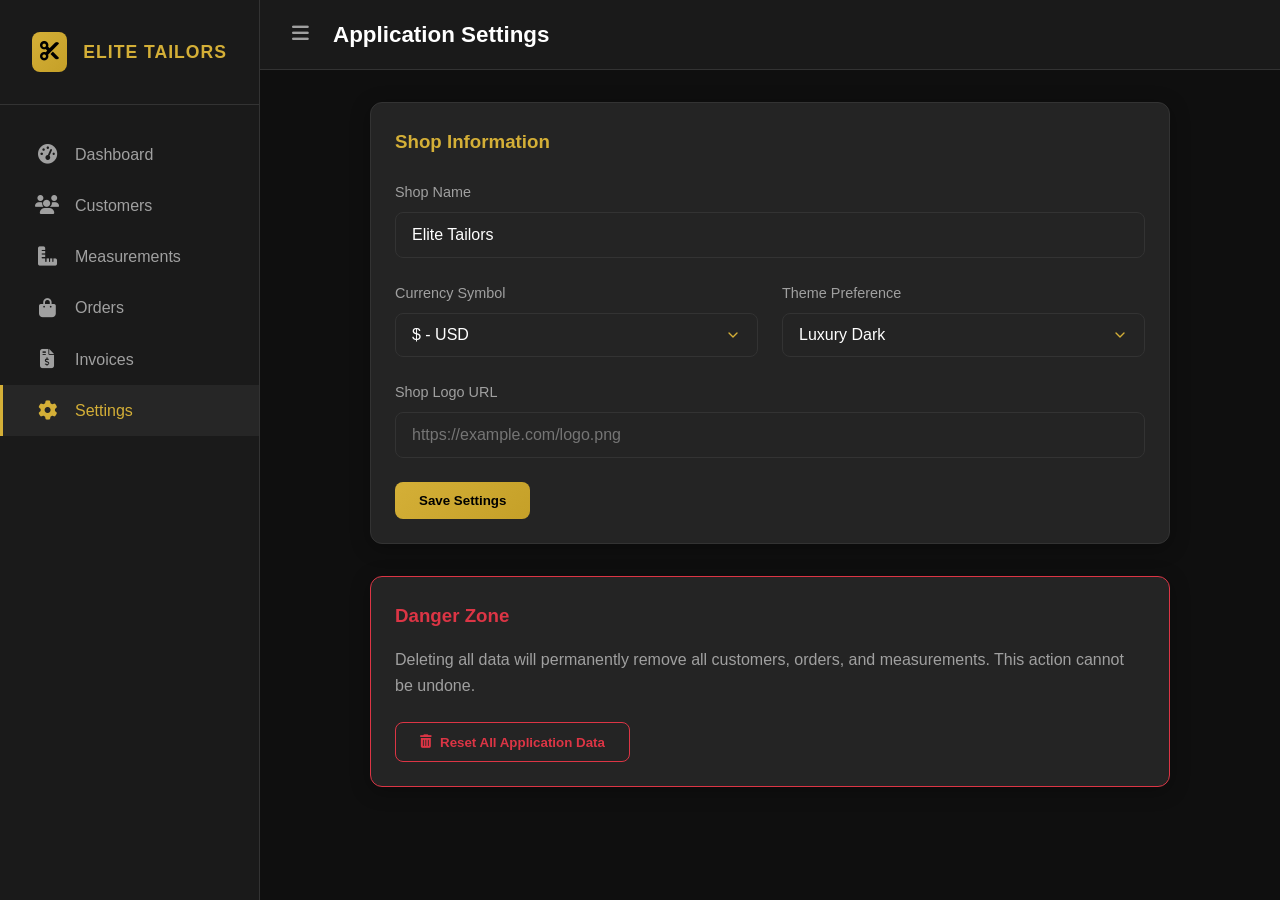
<file: settings.html>
<!DOCTYPE html>
<html lang="en">
<head>
    <meta charset="UTF-8">
    <meta name="viewport" content="width=device-width, initial-scale=1.0">
    <title>Settings | Tailor Management System</title>
    <link rel="stylesheet" href="https://cdnjs.cloudflare.com/ajax/libs/font-awesome/6.4.0/css/all.min.css">
    <link rel="stylesheet" href="css/style.css">
</head>
<body>
    <div class="app-container">
        <!-- Sidebar -->
        <aside class="sidebar" id="sidebar">
            <div class="logo-container">
                <div class="logo-icon"><i class="fas fa-scissors"></i></div>
                <span class="logo-text">ELITE TAILORS</span>
            </div>
            <nav class="nav-menu">
                <a href="dashboard.html" class="nav-item"><i class="fas fa-tachometer-alt"></i><span>Dashboard</span></a>
                <a href="customers.html" class="nav-item"><i class="fas fa-users"></i><span>Customers</span></a>
                <a href="measurements.html" class="nav-item"><i class="fas fa-ruler-combined"></i><span>Measurements</span></a>
                <a href="orders.html" class="nav-item"><i class="fas fa-shopping-bag"></i><span>Orders</span></a>
                <a href="invoices.html" class="nav-item"><i class="fas fa-file-invoice-dollar"></i><span>Invoices</span></a>
                <a href="settings.html" class="nav-item active"><i class="fas fa-cog"></i><span>Settings</span></a>
            </nav>
        </aside>

        <main class="main-content">
            <header>
                <div class="header-left">
                    <div class="sidebar-toggle" id="sidebarToggle"><i class="fas fa-bars"></i></div>
                    <h2 class="page-title">Application Settings</h2>
                </div>
            </header>

            <div class="content-wrapper">
                <div style="max-width: 800px; margin: 0 auto;">
                    <div class="card" style="margin-bottom: 2rem;">
                        <h3 style="color: var(--primary-gold); margin-bottom: 1.5rem;">Shop Information</h3>
                        <form id="settingsForm">
                            <div class="form-group">
                                <label>Shop Name</label>
                                <input type="text" id="shopName" class="form-control" placeholder="Elite Tailors">
                            </div>
                            <div class="form-row">
                                <div class="form-group">
                                    <label>Currency Symbol</label>
                                    <select id="currency" class="form-control">
                                        <option value="USD">$ - USD</option>
                                        <option value="PKR">Rs - PKR</option>
                                        <option value="INR">₹ - INR</option>
                                        <option value="GBP">£ - GBP</option>
                                        <option value="EUR">€ - EUR</option>
                                    </select>
                                </div>
                                <div class="form-group">
                                    <label>Theme Preference</label>
                                    <select id="themePref" class="form-control">
                                        <option value="dark">Luxury Dark</option>
                                        <option value="light">Classic Light</option>
                                    </select>
                                </div>
                            </div>
                            <div class="form-group">
                                <label>Shop Logo URL</label>
                                <input type="text" id="logoUrl" class="form-control" placeholder="https://example.com/logo.png">
                            </div>
                            <button type="submit" class="btn btn-primary">Save Settings</button>
                        </form>
                    </div>

                    <div class="card" style="border-color: var(--danger);">
                        <h3 style="color: var(--danger); margin-bottom: 1rem;">Danger Zone</h3>
                        <p style="color: var(--text-muted); margin-bottom: 1.5rem;">Deleting all data will permanently remove all customers, orders, and measurements. This action cannot be undone.</p>
                        <button class="btn btn-outline" id="resetDataBtn" style="color: var(--danger); border-color: var(--danger);">
                            <i class="fas fa-trash-alt"></i> Reset All Application Data
                        </button>
                    </div>
                </div>
            </div>
        </main>
    </div>

    <script src="js/storage.js"></script>
    <script src="js/utils.js"></script>
    <script src="js/app.js"></script>
    <script>
        document.addEventListener('DOMContentLoaded', () => {
            const settings = Storage.getSettings();
            document.getElementById('shopName').value = settings.shopName;
            document.getElementById('currency').value = settings.currency || 'USD';
            document.getElementById('themePref').value = settings.theme || 'dark';
            document.getElementById('logoUrl').value = settings.logo || '';

            document.getElementById('settingsForm').onsubmit = (e) => {
                e.preventDefault();
                const newSettings = {
                    shopName: document.getElementById('shopName').value,
                    currency: document.getElementById('currency').value,
                    theme: document.getElementById('themePref').value,
                    logo: document.getElementById('logoUrl').value
                };
                Storage.saveSettings(newSettings);
                UI.setTheme(newSettings.theme);
                UI.showNotification('Settings saved. Refreshing...');
                setTimeout(() => window.location.reload(), 1000);
            };

            document.getElementById('resetDataBtn').onclick = () => {
                if (confirm('CRITICAL WARNING: Are you sure you want to delete EVERYTHING? This cannot be undone.')) {
                    Storage.resetAll();
                    UI.showNotification('All data cleared', 'error');
                    setTimeout(() => window.location.href = 'index.html', 1500);
                }
            };
        });
    </script>
</body>
</html>
</file>
<file: css/style.css>
/* 
    Tailor Management System - Core Styles
    Theme: Black & Gold Luxury
*/

@import 'animations.css';
@import 'responsive.css';

:root {
    /* Color Palette */
    --primary-gold: #D4AF37;
    --secondary-gold: #C5A028;
    --dark-bg: #0F0F0F;
    --sidebar-bg: #1A1A1A;
    --card-bg: #242424;
    --text-main: #FFFFFF;
    --text-muted: #A0A0A0;
    --accent-color: #D4AF37;
    --border-color: #333333;
    --success: #28a745;
    --warning: #ffc107;
    --danger: #dc3545;
    
    /* Spacing & Transitions */
    --transition-speed: 0.3s;
    --border-radius: 12px;
    --glass-bg: rgba(255, 255, 255, 0.05);
    --glass-border: rgba(255, 255, 255, 0.1);
}

[data-theme="light"] {
    --primary-gold: #B8860B;
    --secondary-gold: #996515;
    --dark-bg: #F5F5F5;
    --sidebar-bg: #FFFFFF;
    --card-bg: #FFFFFF;
    --text-main: #1A1A1A;
    --text-muted: #666666;
    --border-color: #E0E0E0;
    --glass-bg: rgba(0, 0, 0, 0.05);
    --glass-border: rgba(0, 0, 0, 0.1);
}

* {
    margin: 0;
    padding: 0;
    box-sizing: border-box;
    font-family: 'Inter', 'Segoe UI', Roboto, sans-serif;
}

body {
    background-color: var(--dark-bg);
    color: var(--text-main);
    line-height: 1.6;
    overflow-x: hidden;
}

/* Layout */
.app-container {
    display: flex;
    min-height: 100vh;
}

/* Sidebar */
.sidebar {
    width: 260px;
    background-color: var(--sidebar-bg);
    border-right: 1px solid var(--border-color);
    display: flex;
    flex-direction: column;
    transition: width var(--transition-speed);
    z-index: 1000;
}

.sidebar.collapsed {
    width: 80px;
}

.logo-container {
    padding: 2rem;
    display: flex;
    align-items: center;
    gap: 1rem;
    border-bottom: 1px solid var(--border-color);
}

.logo-icon {
    width: 40px;
    height: 40px;
    background: linear-gradient(135deg, var(--primary-gold), var(--secondary-gold));
    border-radius: 8px;
    display: flex;
    align-items: center;
    justify-content: center;
    color: #000;
    font-weight: bold;
    font-size: 1.2rem;
}

.logo-text {
    font-size: 1.1rem;
    font-weight: 700;
    color: var(--primary-gold);
    letter-spacing: 1px;
    white-space: nowrap;
}

.sidebar.collapsed .logo-text {
    display: none;
}

.nav-menu {
    flex: 1;
    padding: 1.5rem 0;
}

.nav-item {
    padding: 0.8rem 2rem;
    display: flex;
    align-items: center;
    gap: 1rem;
    color: var(--text-muted);
    text-decoration: none;
    transition: all var(--transition-speed);
    border-left: 3px solid transparent;
}

.nav-item:hover, .nav-item.active {
    color: var(--primary-gold);
    background-color: var(--glass-bg);
    border-left-color: var(--primary-gold);
}

.nav-item i {
    font-size: 1.2rem;
    width: 24px;
    text-align: center;
}

.sidebar.collapsed .nav-item span {
    display: none;
}

/* Main Content Area */
.main-content {
    flex: 1;
    display: flex;
    flex-direction: column;
    min-width: 0;
}

header {
    height: 70px;
    background-color: var(--sidebar-bg);
    border-bottom: 1px solid var(--border-color);
    display: flex;
    align-items: center;
    justify-content: space-between;
    padding: 0 2rem;
}

.header-left {
    display: flex;
    align-items: center;
    gap: 1.5rem;
}

.sidebar-toggle {
    cursor: pointer;
    font-size: 1.2rem;
    color: var(--text-muted);
}

.page-title {
    font-size: 1.4rem;
    font-weight: 600;
}

.header-right {
    display: flex;
    align-items: center;
    gap: 1.5rem;
}

/* Common UI Elements */
.content-wrapper {
    padding: 2rem;
    flex: 1;
    overflow-y: auto;
}

.card {
    background-color: var(--card-bg);
    border: 1px solid var(--border-color);
    border-radius: var(--border-radius);
    padding: 1.5rem;
    box-shadow: 0 4px 20px rgba(0, 0, 0, 0.3);
}

.btn {
    padding: 0.7rem 1.5rem;
    border-radius: 8px;
    border: none;
    cursor: pointer;
    font-weight: 600;
    transition: all var(--transition-speed);
    display: inline-flex;
    align-items: center;
    gap: 0.5rem;
}

.btn-primary {
    background: linear-gradient(135deg, var(--primary-gold), var(--secondary-gold));
    color: #000;
}

.btn-primary:hover {
    transform: translateY(-2px);
    box-shadow: 0 4px 15px rgba(212, 175, 55, 0.3);
}

.btn-outline {
    background: transparent;
    border: 1px solid var(--primary-gold);
    color: var(--primary-gold);
}

.btn-outline:hover {
    background: var(--primary-gold);
    color: #000;
}

/* Forms */
.form-group {
    margin-bottom: 1.5rem;
}

.form-row {
    display: grid;
    grid-template-columns: 1fr 1fr;
    gap: 1.5rem;
}

@media (max-width: 576px) {
    .form-row {
        grid-template-columns: 1fr;
        gap: 0;
    }
}

.form-group label {
    display: block;
    margin-bottom: 0.5rem;
    color: var(--text-muted);
    font-size: 0.9rem;
}

.form-control {
    width: 100%;
    padding: 0.8rem 1rem;
    background-color: var(--card-bg);
    border: 1px solid var(--border-color);
    border-radius: 8px;
    color: var(--text-main);
    outline: none;
    font-size: 1rem;
    transition: all 0.3s ease;
}

select.form-control {
    cursor: pointer;
    appearance: none;
    background-image: url("data:image/svg+xml,%3Csvg xmlns='http://www.w3.org/2000/svg' width='24' height='24' viewBox='0 0 24 24' fill='none' stroke='%23D4AF37' stroke-width='2' stroke-linecap='round' stroke-linejoin='round'%3E%3Cpolyline points='6 9 12 15 18 9'%3E%3C/polyline%3E%3C/svg%3E");
    background-repeat: no-repeat;
    background-position: right 1rem center;
    background-size: 1em;
    padding-right: 2.5rem;
}

/* Explicitly set option colors for all browsers */
select.form-control option {
    background-color: #1a1a1a; /* Fixed dark background for dark theme */
    color: #ffffff;            /* Fixed white text for dark theme */
}

[data-theme="light"] select.form-control option {
    background-color: #ffffff; /* White background for light theme */
    color: #1a1a1a;            /* Dark text for light theme */
}

.form-control:focus {
    border-color: var(--primary-gold);
    box-shadow: 0 0 0 2px rgba(212, 175, 55, 0.2);
    background-color: var(--glass-bg);
}

/* Notifications */
.notification {
    position: fixed;
    top: 20px;
    right: 20px;
    padding: 1rem 1.5rem;
    border-radius: 8px;
    z-index: 2000;
    display: flex;
    align-items: center;
    gap: 1rem;
    min-width: 300px;
    box-shadow: 0 10px 30px rgba(0, 0, 0, 0.5);
}

.notification.success { background: #1b5e20; border-left: 5px solid #4caf50; }
.notification.error { background: #b71c1c; border-left: 5px solid #f44336; }

/* Animations */
@keyframes slideIn {
    from { transform: translateX(100%); opacity: 0; }
    to { transform: translateX(0); opacity: 1; }
}

.slide-in { animation: slideIn 0.3s ease-out forwards; }
</file>
<file: css/customers.css>
/* Customers Page Styles */

.search-filter-card {
    display: flex;
    justify-content: space-between;
    align-items: center;
    gap: 1rem;
    margin-bottom: 1.5rem;
    padding: 1rem 1.5rem;
}

.search-box {
    position: relative;
    flex: 1;
}

.search-box i {
    position: absolute;
    left: 1rem;
    top: 50%;
    transform: translateY(-50%);
    color: var(--text-muted);
}

.search-box input {
    width: 100%;
    padding: 0.7rem 1rem 0.7rem 2.8rem;
    background: var(--glass-bg);
    border: 1px solid var(--border-color);
    border-radius: 8px;
    color: #fff;
}

.customer-info-cell {
    display: flex;
    align-items: center;
    gap: 1rem;
}

.customer-initials {
    width: 40px;
    height: 40px;
    border-radius: 50%;
    background: var(--primary-gold);
    color: #000;
    display: flex;
    align-items: center;
    justify-content: center;
    font-weight: 700;
}

.customer-name-wrapper h4 {
    font-size: 0.95rem;
    font-weight: 600;
}

.customer-name-wrapper p {
    font-size: 0.8rem;
    color: var(--text-muted);
}

.action-btns {
    display: flex;
    gap: 0.5rem;
}

.btn-icon {
    width: 32px;
    height: 32px;
    border-radius: 6px;
    display: flex;
    align-items: center;
    justify-content: center;
    border: 1px solid var(--border-color);
    background: transparent;
    color: var(--text-muted);
    cursor: pointer;
    transition: all 0.2s;
}

.btn-icon:hover {
    color: var(--primary-gold);
    border-color: var(--primary-gold);
}

.btn-icon.delete:hover {
    color: var(--danger);
    border-color: var(--danger);
}

/* Modal */
.modal {
    position: fixed;
    top: 0;
    left: 0;
    width: 100%;
    height: 100%;
    background: rgba(0,0,0,0.8);
    backdrop-filter: blur(5px);
    display: none;
    align-items: center;
    justify-content: center;
    z-index: 2000;
}

.modal.active {
    display: flex;
}

.modal-content {
    width: 100%;
    max-width: 600px;
    max-height: 90vh;
    overflow-y: auto;
}

.modal-header {
    display: flex;
    justify-content: space-between;
    align-items: center;
    margin-bottom: 2rem;
    padding-bottom: 1rem;
    border-bottom: 1px solid var(--border-color);
}

.close-modal {
    background: transparent;
    border: none;
    color: var(--text-muted);
    font-size: 1.5rem;
    cursor: pointer;
}

.form-row {
    display: grid;
    grid-template-columns: 1fr 1fr;
    gap: 1.5rem;
}

.modal-footer {
    display: flex;
    justify-content: flex-end;
    gap: 1rem;
    margin-top: 2rem;
    padding-top: 1rem;
    border-top: 1px solid var(--border-color);
}

@media (max-width: 600px) {
    .form-row {
        grid-template-columns: 1fr;
    }
    .search-filter-card {
        flex-direction: column;
        align-items: stretch;
    }
    .filter-box select {
        width: 100% !important;
    }
}
</file>
<file: css/dashboard.css>
/* Dashboard Specific Styles */

.stats-grid {
    display: grid;
    grid-template-columns: repeat(auto-fit, minmax(240px, 1fr));
    gap: 1.5rem;
    margin-bottom: 2rem;
}

.stat-card {
    display: flex;
    align-items: center;
    gap: 1.5rem;
    padding: 1.5rem;
    transition: transform 0.3s ease;
}

.stat-card:hover {
    transform: translateY(-5px);
}

.stat-icon {
    width: 60px;
    height: 60px;
    border-radius: 12px;
    display: flex;
    align-items: center;
    justify-content: center;
    font-size: 1.5rem;
}

.stat-info h3 {
    font-size: 0.9rem;
    color: var(--text-muted);
    font-weight: 500;
}

.stat-info p {
    font-size: 1.8rem;
    font-weight: 700;
    margin-top: 0.2rem;
}

.dashboard-grid {
    display: grid;
    grid-template-columns: 2fr 1fr;
    gap: 1.5rem;
    margin-bottom: 2rem;
}

@media (max-width: 1024px) {
    .dashboard-grid {
        grid-template-columns: 1fr;
    }
}

.card-header {
    display: flex;
    align-items: center;
    justify-content: space-between;
    margin-bottom: 1.5rem;
}

.btn-text {
    color: var(--primary-gold);
    text-decoration: none;
    font-size: 0.9rem;
    font-weight: 600;
}

/* Tables */
.table-responsive {
    overflow-x: auto;
}

.data-table {
    width: 100%;
    border-collapse: collapse;
}

.data-table th {
    text-align: left;
    padding: 1rem;
    color: var(--text-muted);
    font-weight: 500;
    font-size: 0.9rem;
    border-bottom: 1px solid var(--border-color);
}

.data-table td {
    padding: 1rem;
    border-bottom: 1px solid var(--border-color);
    font-size: 0.95rem;
}

.status-badge {
    padding: 0.3rem 0.8rem;
    border-radius: 20px;
    font-size: 0.8rem;
    font-weight: 600;
}

.status-pending { background: rgba(255, 152, 0, 0.1); color: #FF9800; }
.status-delivered { background: rgba(76, 175, 80, 0.1); color: #4CAF50; }
.status-ready { background: rgba(33, 150, 243, 0.1); color: #2196F3; }

/* Customer List */
.customer-list {
    display: flex;
    flex-direction: column;
    gap: 1rem;
}

.customer-item {
    display: flex;
    align-items: center;
    gap: 1rem;
    padding-bottom: 1rem;
    border-bottom: 1px solid var(--border-color);
}

.customer-item:last-child {
    border-bottom: none;
    padding-bottom: 0;
}

.customer-avatar {
    width: 45px;
    height: 45px;
    border-radius: 50%;
    object-fit: cover;
}

.customer-info h4 {
    font-size: 0.95rem;
    font-weight: 600;
}

.customer-info p {
    font-size: 0.85rem;
    color: var(--text-muted);
}

/* Charts */
.chart-container {
    height: 250px;
    display: flex;
    align-items: center;
    justify-content: center;
}

.search-bar {
    position: relative;
    width: 300px;
}

.search-bar i {
    position: absolute;
    left: 1rem;
    top: 50%;
    transform: translateY(-50%);
    color: var(--text-muted);
}

.search-bar input {
    width: 100%;
    padding: 0.6rem 1rem 0.6rem 2.8rem;
    background: var(--glass-bg);
    border: 1px solid var(--border-color);
    border-radius: 20px;
    color: #fff;
}

.user-profile {
    display: flex;
    align-items: center;
    gap: 0.8rem;
}

.user-profile img {
    width: 35px;
    height: 35px;
    border-radius: 50%;
}
</file>
<file: css/orders.css>
/* Orders Page Styles */

.filter-card {
    display: flex;
    flex-wrap: wrap;
    gap: 1.5rem;
    margin-bottom: 1.5rem;
    padding: 1.2rem 1.5rem;
}

@media (max-width: 600px) {
    .filter-card {
        flex-direction: column;
        gap: 1rem;
    }
}

.filter-group {
    flex: 1;
    min-width: 200px;
}

.filter-group label {
    font-size: 0.8rem;
    color: var(--text-muted);
    margin-bottom: 0.3rem;
    display: block;
}

.order-stats {
    display: flex;
    flex-wrap: wrap;
    gap: 1.5rem;
    margin-bottom: 1.5rem;
    padding: 0 0.5rem;
}

.order-stat-mini {
    display: flex;
    align-items: center;
    gap: 0.5rem;
    font-size: 0.9rem;
}

.dot {
    width: 10px;
    height: 10px;
    border-radius: 50%;
}

.orders-list-container {
    display: grid;
    grid-template-columns: repeat(auto-fill, minmax(320px, 1fr));
    gap: 1.5rem;
}

@media (max-width: 480px) {
    .orders-list-container {
        grid-template-columns: 1fr;
    }
}

.order-card {
    position: relative;
    padding: 1.5rem;
    transition: all 0.3s;
}

.order-card:hover {
    transform: translateY(-5px);
    box-shadow: 0 8px 25px rgba(0,0,0,0.4);
}

.order-card-header {
    display: flex;
    justify-content: space-between;
    align-items: flex-start;
    margin-bottom: 1rem;
}

.order-id {
    font-size: 0.8rem;
    color: var(--primary-gold);
    font-weight: 700;
}

.priority-tag {
    padding: 0.2rem 0.6rem;
    border-radius: 4px;
    font-size: 0.7rem;
    font-weight: 700;
    text-transform: uppercase;
}

.priority-Normal { background: rgba(255,255,255,0.1); color: #fff; }
.priority-High { background: rgba(255, 152, 0, 0.2); color: #FF9800; }
.priority-Urgent { background: rgba(244, 67, 54, 0.2); color: #F44336; }

.order-customer-name {
    font-size: 1.1rem;
    font-weight: 600;
    margin-bottom: 0.2rem;
}

.order-dress-type {
    font-size: 0.9rem;
    color: var(--text-muted);
    margin-bottom: 1rem;
}

.order-details {
    display: grid;
    grid-template-columns: 1fr 1fr;
    gap: 1rem;
    padding: 1rem 0;
    border-top: 1px solid var(--border-color);
    border-bottom: 1px solid var(--border-color);
    margin-bottom: 1rem;
}

.detail-item label {
    display: block;
    font-size: 0.75rem;
    color: var(--text-muted);
}

.detail-item span {
    font-size: 0.9rem;
    font-weight: 500;
}

.order-footer {
    display: flex;
    justify-content: space-between;
    align-items: center;
}

.payment-status {
    font-size: 0.85rem;
    font-weight: 600;
}

.payment-pending { color: var(--danger); }
.payment-partial { color: var(--warning); }
.payment-paid { color: var(--success); }

.form-section {
    margin-bottom: 1.5rem;
    padding: 1rem;
    background: rgba(255,255,255,0.02);
    border-radius: 8px;
}

.form-section h4 {
    color: var(--primary-gold);
    font-size: 0.85rem;
    text-transform: uppercase;
    letter-spacing: 1px;
    margin-bottom: 1rem;
    border-bottom: 1px solid var(--border-color);
    padding-bottom: 0.5rem;
}
</file>
